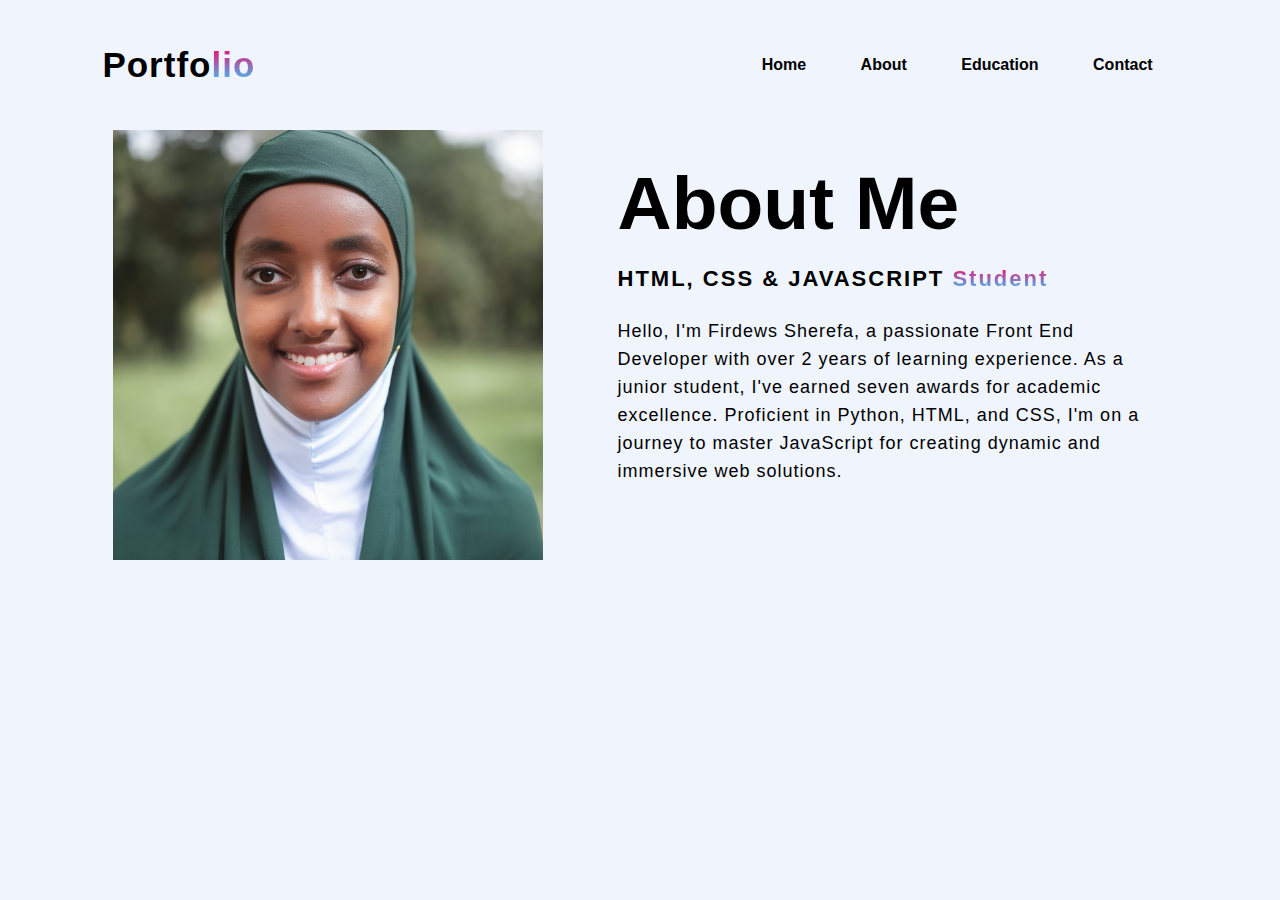
<file: about.html>
<!DOCTYPE html>
<html lang="en">
<head>
    <meta charset="UTF-8">
    <meta name="viewport" content="width=device-width, initial-scale=1.0">
    <title>Personal Portfolio Website</title>
    <link rel="stylesheet" href="style.css">
</head>
<body>
    <div class="hero">
        <nav>
            <h2 class="logo">Portfo<span>lio</span></h2>
            <ul>
                <li><a href="index.html">Home</a></li>
                <li><a href="about.html">About</a></li>
                <li><a href="education.html">Education </a></li>
                <li><a href="contact.html">Contact</a></li>
            </ul>
        </nav>
        <div class="main">
            <!-- <img src="./main.jpg" height="570" width="500"> -->
            <img src="./main.png">
            <div class="about-text">
                <h2>About Me</h2>
                <h5>HTML, CSS & JAVASCRIPT <span>Student</span></h5>
                <p>Hello, I'm Firdews Sherefa, a passionate Front End Developer with over 2 years of learning experience. As a junior student, I've earned seven awards for academic excellence. Proficient in Python, HTML, and CSS, I'm on a journey to master JavaScript for creating dynamic and immersive web solutions.</p>
            </div>
        </div>
    </div>
</body>
</html>
</file>
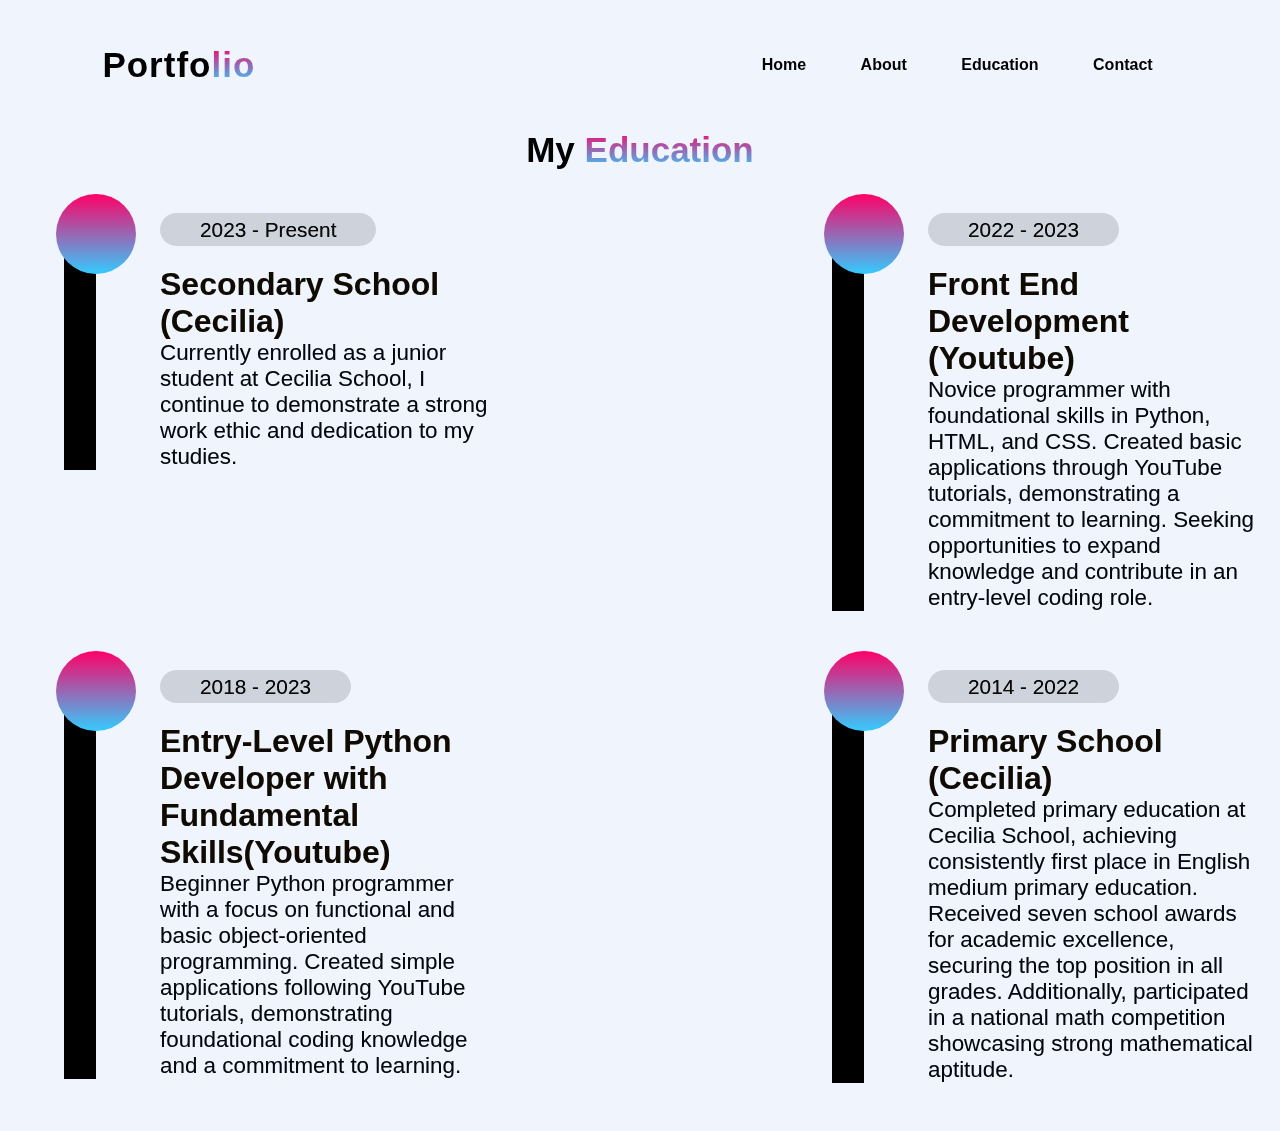
<file: education.html>
<!DOCTYPE html>
<html lang="en">
<head>
    <meta charset="UTF-8">
    <meta name="viewport" content="width=device-width, initial-scale=1.0">
    <title>Personal Portfolio Website</title>
    <link rel="stylesheet" href="final.css">
    <link rel="stylesheet" href="https://use.fontawesome.com/releases/v5.7.2/css/all.css"
    integrity="sha384-fnmOCqbTlWIlj8LyTjo7mOUStjsKC4pOpQbqyi7RrhN7udi9RwhKkMHpvLbHG9Sr" crossorigin="anonymous">
</head>
<body>
    <div class="hero">
        <nav>
            <h2 class="logo">Portfo<span>lio</span></h2>
            <ul>
                <li><a href="index.html">Home</a></li>
                <li><a href="about.html">About</a></li>
                <li><a href="education.html">Education</a></li>
                <li><a href="contact.html">Contact</a></li>
            </ul>
        </nav> 
    <div class="education">
        <h1 class="heading">
            My <span>Education</span>
        </h1>
        <div class="box-container">
            <!-- <div class="box">
                <i class="fas fa-graduation-cap"></i>
                <span>2018</span>
                <h3>Front End Development</h3>
                <p>Lorem ipsum dolor sit amet consectetur adipisicing elit. Veritatis dignissimos, quis maxime ex architecto repellat illo ab quisquam? Nostrum, rerum.</p>
            </div>
            <div class="box">
                <i class="fas fa-graduation-cap"></i>
                <span>2019</span>
                <h3>Front End Development</h3>
                <p>Lorem ipsum dolor sit amet consectetur adipisicing elit. Veritatis dignissimos, quis maxime ex architecto repellat illo ab quisquam? Nostrum, rerum.</p>
            </div> -->
            <div class="box">
                <i class="fas fa-graduation-cap"></i>
                <span>2023 - Present</span>
                <h3>Secondary School (Cecilia)</h3>
                <p>Currently enrolled as a junior student at Cecilia School, I continue to demonstrate a strong work ethic and dedication to my studies.
                </p>
            </div>
            <div class="box">
                <i class="fas fa-graduation-cap"></i>
                <span>2022 - 2023</span>
                <h3>Front End Development (Youtube)</h3>
                <p>Novice programmer with foundational skills in Python, HTML, and CSS. Created basic applications through YouTube tutorials, demonstrating a commitment to learning. Seeking opportunities to expand knowledge and contribute in an entry-level coding role.</p>
            </div>
            <div class="box">
                <i class="fas fa-graduation-cap"></i>
                <span>2018 - 2023</span>
                <h3>Entry-Level Python Developer with Fundamental Skills(Youtube)</h3>
                <p>Beginner Python programmer with a focus on functional and basic object-oriented programming. Created simple applications following YouTube tutorials, demonstrating foundational coding knowledge and a commitment to learning.</p>
            </div>
            <div class="box">
                <i class="fas fa-graduation-cap"></i>
                <span>2014 - 2022</span>
                <h3>Primary School (Cecilia)</h3>
                <!-- <p>I completed my primary education at Cecilia School, Consistently 1st place in English medium primary education.</p> -->
                <p>Completed primary education at Cecilia School, achieving consistently first place in English medium primary education. Received seven school awards for academic excellence, securing the top position in all grades. Additionally, participated in a national math competition showcasing strong mathematical aptitude.</p>
            </div>
        </div>
    </div>
    </div>
</body>
</html>
</file>
<file: style.css>
@import url('https://fonts.googleapis.com/css2?family=Poppins:ital,wght@0,100;0,200;0,300;0,400;0,500;0,600;0,700;0,800;0,900;1,100;1,200;1,300;1,400;1,500;1,600;1,700;1,800;1,900&display=swap');
*{
    margin: 0;
    padding: 0;
    font-family: 'Josefin Sans', sans-serif ;
    box-sizing: border-box;
}
.hero{
    height: 100vh;
    width: 100%;
    background: #eff4fd;
}
nav{
    display: flex;
    align-items: center;
    justify-content: space-between;
    padding-top: 45px;
    padding-left: 8%;
    padding-right: 8%;
    padding-bottom: 45px;
}
.logo{
    font-size: 35px;
    letter-spacing: 1px;
    cursor: pointer;
}
span{
    /* color: #f9004d; */
        background: linear-gradient(#f06,#3cf);
        background-clip: text;
        -webkit-background-clip: text;
        -webkit-text-fill-color: transparent;   
}
nav ul li{
    display: inline-block;
    padding: 10px 25px;
}
nav ul li a{
    color: black;
    text-decoration: none;
    font-weight: bold;
    font-family: sans-serif;
    text-transform: capitalize;
}
nav ul li a:hover{
    /* color: #f9004d; */
    background: linear-gradient(#f06,#3cf);
    background-clip: text;
    -webkit-background-clip: text;
    -webkit-text-fill-color: transparent;  
    transition: .4s;
}
.about{
    width: 100%;
    padding: 100px 0px;
    background: #eff4fd;
}
img{
    height: auto;
    width: 430px;
}
.about-text{
    width: 550px;
}
.main{
    width: 1130px;
    max-width: 95%;
    margin: 0 auto;
    display: flex;
    align-items: center;
    justify-content: space-around;
}
.about-text h2{
    font-size: 75px;
    text-transform: capitalize;
    margin-bottom: 20px;
}
.about-text h5{
    letter-spacing: 2px;
    font-size: 22px;
    margin-bottom: 25px;
    text-transform: capitalize;
}
.about-text p{
    /* mix-blend-mode: difference;
    color: #fcfc; */
    letter-spacing: 1px;
    line-height: 28px;
    font-size: 18px;
    margin-bottom: 45px;
}

@media only screen and (max-width: 767px) {
    img {
      display: none; /* hide the image on smaller screens */
    }
  }

  @media only screen and (max-width: 767px) {
    nav {
      flex-direction: column;
      gap: 10px;
    }
  }
</file>
<file: final.css>
@import url('https://fonts.googleapis.com/css2?family=Poppins:ital,wght@0,100;0,200;0,300;0,400;0,500;0,600;0,700;0,800;0,900;1,100;1,200;1,300;1,400;1,500;1,600;1,700;1,800;1,900&display=swap');
*{
    margin: 0;
    padding: 0;
    font-family: 'Josefin Sans', sans-serif ;
    box-sizing: border-box;
}
.hero{
    height: 100%;
    width: 100%;
    background: #eff4fd;
}
nav{
    display: flex;
    align-items: center;
    justify-content: space-between;
    padding-top: 45px;
    padding-left: 8%;
    padding-right: 8%;
    padding-bottom: 45px;
}

.logo{
    font-size: 35px;
    letter-spacing: 1px;
    cursor: pointer;
}
.hero nav span{
    /* color: #f9004d; */
        background: linear-gradient(#f06,#3cf);
        background-clip: text;
        -webkit-background-clip: text;
        -webkit-text-fill-color: transparent;   
}
nav ul li{
    display: inline-block;
    padding: 10px 25px;
}
nav ul li a{
    color: black;
    text-decoration: none;
    font-weight: bold;
    font-family: sans-serif;
    text-transform: capitalize;
}
nav ul li a:hover{
    /* color: #f9004d; */
    background: linear-gradient(#f06,#3cf);
    background-clip: text;
    -webkit-background-clip: text;
    -webkit-text-fill-color: transparent;  
    transition: .4s;
} 
/* .heading{
    width: 100%;
    height: 290px;
    display: flex; 
    align-items: center;
    flex-direction: column;
    justify-content: center;
    color: black;
    font-size: 30px;
    font-weight: bold;
    margin-bottom: 25px;
} */
.education .heading span{
    background: linear-gradient(#f06,#3cf);
    background-clip: text;
    -webkit-background-clip: text;
    -webkit-text-fill-color: transparent;   
}
.heading{
    align-items: center;
    text-align: center;
    font-size: 35px;
}
.education .box-container{
    display: flex;
    align-items: flex-start;
    justify-content: space-between;
    flex-wrap: wrap;
    padding: 1rem 0;
    padding-left: 3rem;
}
.education .box-container .box{
    width: 27rem;
    margin: 2rem 1rem;
    padding-left: 4rem;
    border-left: 2rem solid #000;
    position: relative;
}
.education .box-container .box span{
    font-size: 1.3rem;
    mix-blend-mode: difference;
    background: #222;
    color: #fff;
    border-radius: 5rem;
    padding: 5px 2.5rem;
    /* display: inline-block; */
}
.education .box-container .box h3{
    height: auto;
    font-size: 2rem;
    mix-blend-mode: difference;
    color: #fff;
    padding-top: 1.5rem;
}
.education .box-container .box p{
    font-size: 1.4rem;
    mix-blend-mode: difference;
    color: #eee;
    padding-top: 1rem 0;
}
.education .box-container .box i{
    position: absolute;
    top: -1.5rem; left: -2.5rem;
    height: 5rem;
    width: 5rem;
    border-radius: 50%;
    line-height: 5rem;
    text-align: center;
    font-size: 2rem;
    /* mix-blend-mode: difference; */
    color:#000;
    background: linear-gradient(#f06,#3cf);
}




@media only screen and (max-width: 767px) {
    nav {
      flex-direction: column;
      gap: 10px;
    }
  }
</file>
